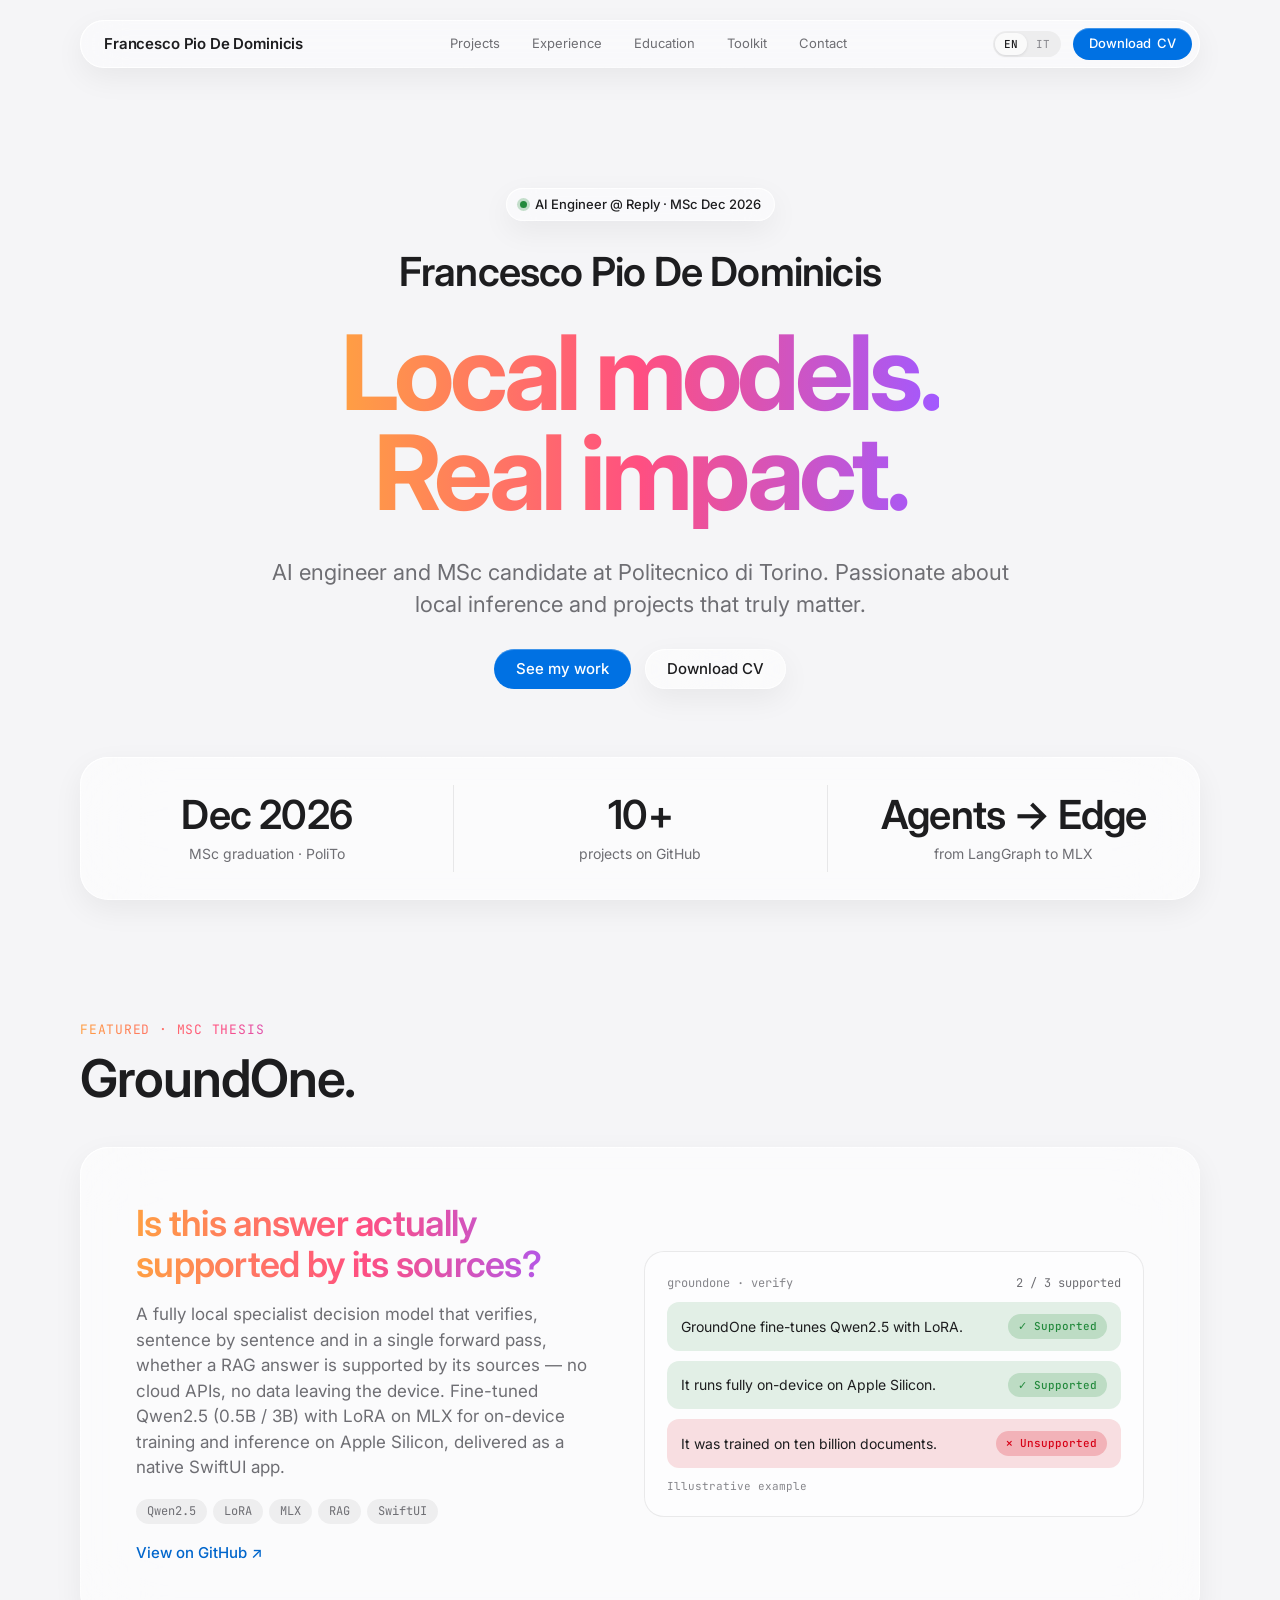
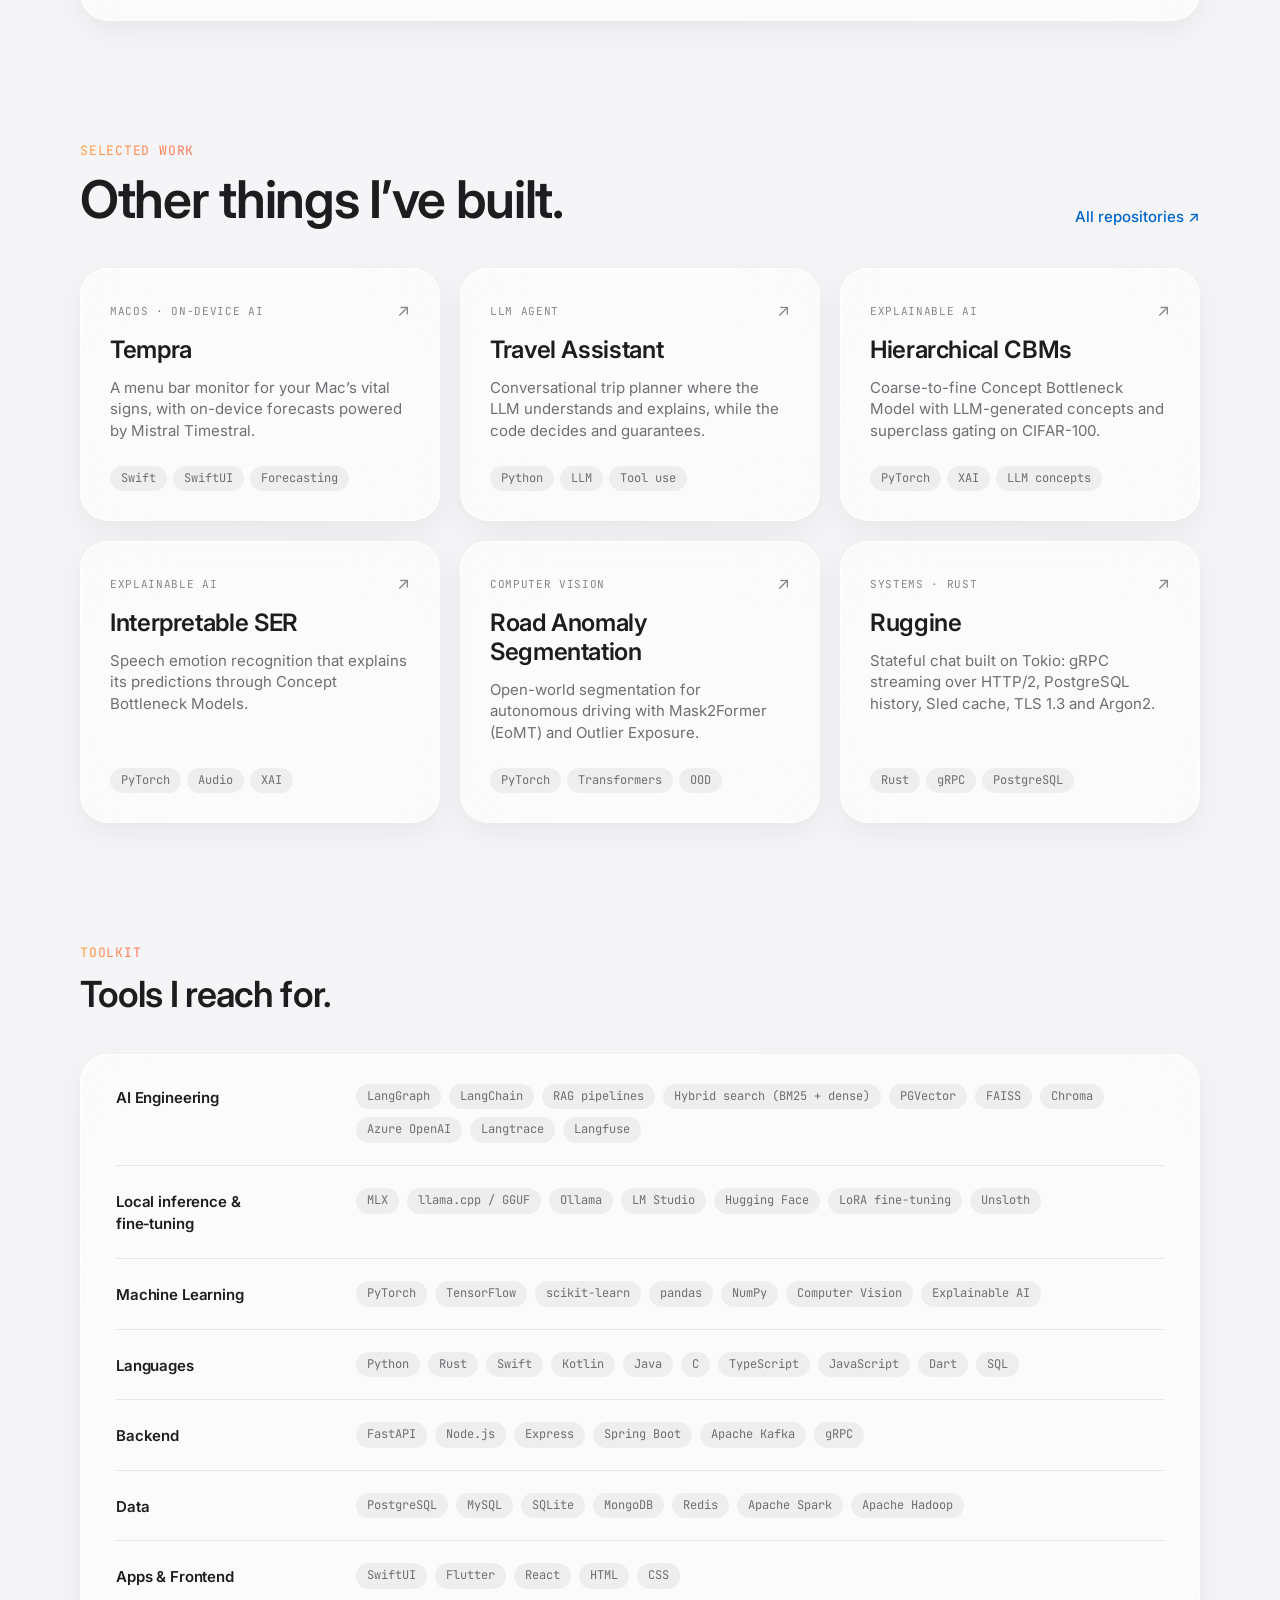
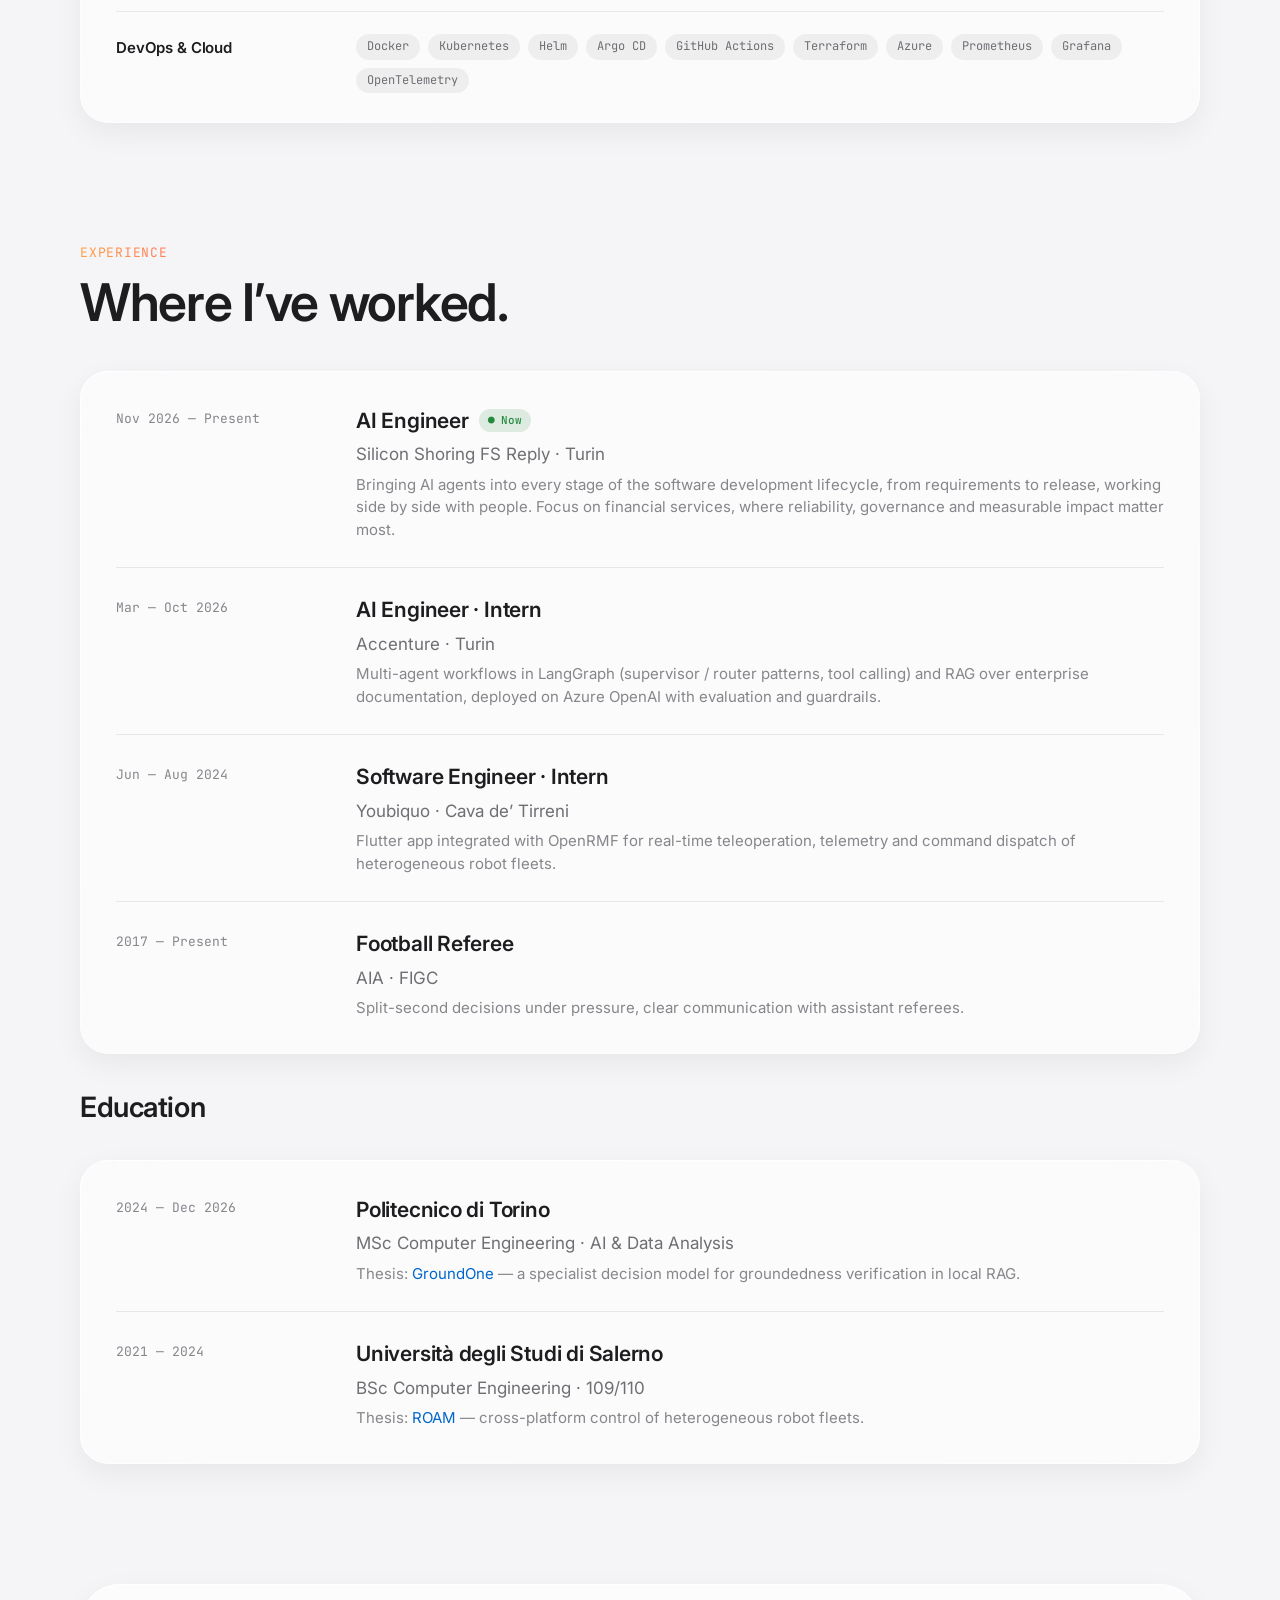
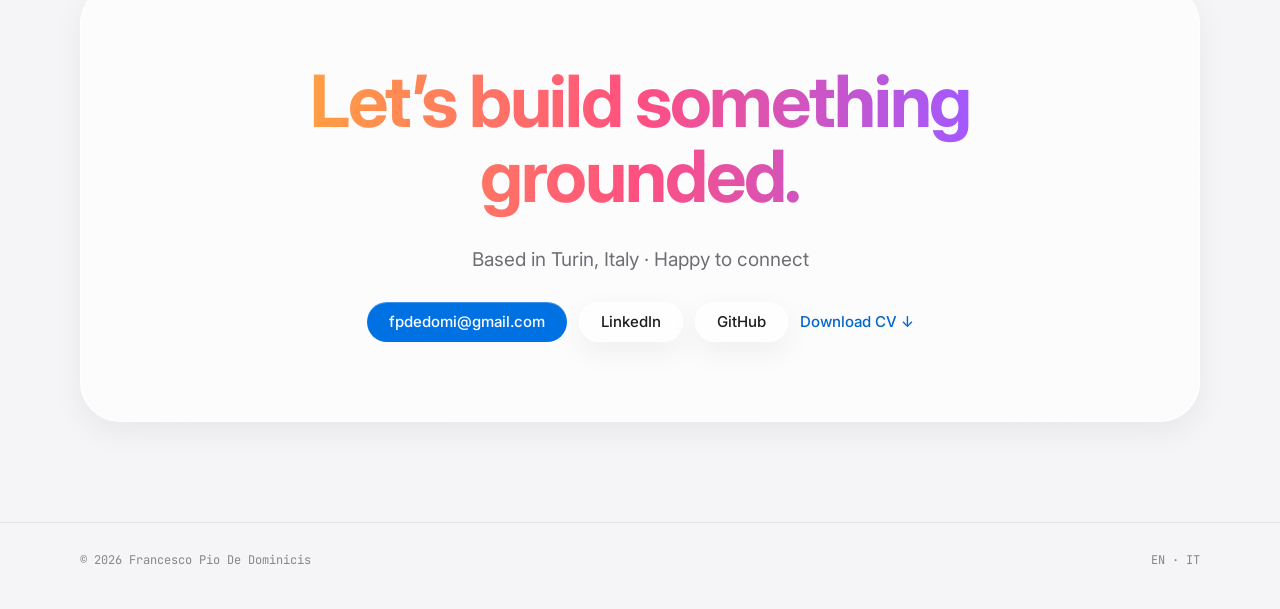
<file: index.html>
<!doctype html>
<html lang="en">
<head>
  <meta charset="utf-8">
  <meta name="viewport" content="width=device-width, initial-scale=1">
  <title>Francesco Pio De Dominicis — AI Engineer</title>
  <meta name="description" content="AI engineer and MSc candidate at Politecnico di Torino, passionate about local inference and meaningful projects.">
  <meta name="color-scheme" content="light dark">
  <meta name="theme-color" content="#f5f5f7" media="(prefers-color-scheme: light)">
  <meta name="theme-color" content="#000000" media="(prefers-color-scheme: dark)">
  <link rel="canonical" href="https://frankydedo.github.io/">
  <link rel="alternate" hreflang="en" href="https://frankydedo.github.io/">
  <link rel="alternate" hreflang="it" href="https://frankydedo.github.io/it/">
  <meta property="og:type" content="website">
  <meta property="og:title" content="Francesco Pio De Dominicis — AI Engineer">
  <meta property="og:description" content="AI engineer passionate about local inference and meaningful projects.">
  <meta property="og:url" content="https://frankydedo.github.io/">
  <link rel="icon" href="assets/favicon.svg" type="image/svg+xml">
  <link rel="preconnect" href="https://fonts.googleapis.com">
  <link rel="preconnect" href="https://fonts.gstatic.com" crossorigin>
  <link rel="stylesheet" href="https://fonts.googleapis.com/css2?family=Inter:wght@400;500;600;700&family=JetBrains+Mono:wght@400;500&display=swap">
  <link rel="stylesheet" href="assets/css/style.css">
</head>
<body>
  <a class="skip-link" href="#main">Skip to content</a>

  <div class="nav-wrap container">
    <nav class="nav glass glass--thin" aria-label="Main">
      <a class="nav__brand" href="#top"><span class="long">Francesco Pio De Dominicis</span><span class="short">F. P. De Dominicis</span></a>
      <div class="nav__links">
        <a href="#work">Projects</a>
        <a href="#experience">Experience</a>
        <a href="#education">Education</a>
        <a href="#toolkit">Toolkit</a>
        <a href="#contact">Contact</a>
      </div>
      <div class="nav__actions">
        <div class="lang" aria-label="Language">
          <a href="./" aria-current="true" hreflang="en" lang="en">EN</a>
          <a href="it/" hreflang="it" lang="it">IT</a>
        </div>
        <a class="btn btn--primary btn--small" href="assets/Francesco-Pio-De-Dominicis-CV.pdf" download><span class="long">Download </span>CV</a>
      </div>
    </nav>
  </div>

  <main id="main">
    <!-- Hero -->
    <header class="hero container" id="top">
      <p class="status glass glass--thin"><span class="status__dot" aria-hidden="true"></span>AI Engineer @ Reply · MSc Dec 2026</p>
      <p class="hero__name">Francesco Pio De Dominicis</p>
      <h1 class="hero__title gradient-text">Local models.<br>Real impact.</h1>
      <p class="hero__lead">AI engineer and MSc candidate at Politecnico di Torino. Passionate about local inference and projects that truly matter.</p>
      <div class="hero__cta">
        <a class="btn btn--primary" href="#work">See my work</a>
        <a class="btn btn--glass glass" href="assets/Francesco-Pio-De-Dominicis-CV.pdf" download>Download CV</a>
      </div>
      <div class="stats glass">
        <div class="stat"><span class="stat__value">Dec 2026</span><span class="stat__label">MSc graduation · PoliTo</span></div>
        <div class="stat"><span class="stat__value">10+</span><span class="stat__label">projects on GitHub</span></div>
        <div class="stat"><span class="stat__value">Agents → Edge</span><span class="stat__label">from LangGraph to MLX</span></div>
      </div>
    </header>

    <!-- Featured -->
    <section class="section container" id="work" aria-labelledby="featured-title">
      <div class="section-head">
        <div>
          <p class="eyebrow gradient-text">Featured · MSc Thesis</p>
          <h2 class="headline" id="featured-title">GroundOne.</h2>
        </div>
      </div>
      <article class="featured glass">
        <div class="featured__body">
          <h3 class="featured__title gradient-text">Is this answer actually supported by its sources?</h3>
          <p class="featured__text">A fully local specialist decision model that verifies, sentence by sentence and in a single forward pass, whether a RAG answer is supported by its sources — no cloud APIs, no data leaving the device. Fine-tuned Qwen2.5 (0.5B / 3B) with LoRA on MLX for on-device training and inference on Apple Silicon, delivered as a native SwiftUI app.</p>
          <ul class="tags" aria-label="Technologies">
            <li class="tag">Qwen2.5</li><li class="tag">LoRA</li><li class="tag">MLX</li><li class="tag">RAG</li><li class="tag">SwiftUI</li>
          </ul>
          <a class="link" href="https://github.com/frankydedo/GroundOne" target="_blank" rel="noopener">View on GitHub ↗</a>
        </div>
        <figure class="viz" aria-label="Example of sentence-level verification">
          <div class="viz__head"><span>groundone · verify</span><span>2 / 3 supported</span></div>
          <div class="claim claim--ok"><span>GroundOne fine-tunes Qwen2.5 with LoRA.</span><span class="claim__badge">✓ Supported</span></div>
          <div class="claim claim--ok"><span>It runs fully on-device on Apple Silicon.</span><span class="claim__badge">✓ Supported</span></div>
          <div class="claim claim--bad"><span>It was trained on ten billion documents.</span><span class="claim__badge">✕ Unsupported</span></div>
          <figcaption class="viz__note">Illustrative example</figcaption>
        </figure>
      </article>
    </section>

    <!-- Projects -->
    <section class="section container" aria-labelledby="projects-title">
      <div class="section-head">
        <div>
          <p class="eyebrow gradient-text">Selected work</p>
          <h2 class="headline" id="projects-title">Other things I’ve built.</h2>
        </div>
        <a class="link" href="https://github.com/frankydedo?tab=repositories" target="_blank" rel="noopener">All repositories ↗</a>
      </div>
      <div class="grid">
        <a class="card glass" href="https://github.com/frankydedo/Tempra" target="_blank" rel="noopener">
          <div class="card__top"><span class="card__kicker">macOS · On-device AI</span><span class="card__arrow" aria-hidden="true">↗</span></div>
          <h3 class="card__title">Tempra</h3>
          <p class="card__text">A menu bar monitor for your Mac’s vital signs, with on-device forecasts powered by Mistral Timestral.</p>
          <ul class="tags"><li class="tag">Swift</li><li class="tag">SwiftUI</li><li class="tag">Forecasting</li></ul>
        </a>
        <a class="card glass" href="https://github.com/frankydedo/travel-assistant" target="_blank" rel="noopener">
          <div class="card__top"><span class="card__kicker">LLM Agent</span><span class="card__arrow" aria-hidden="true">↗</span></div>
          <h3 class="card__title">Travel Assistant</h3>
          <p class="card__text">Conversational trip planner where the LLM understands and explains, while the code decides and guarantees.</p>
          <ul class="tags"><li class="tag">Python</li><li class="tag">LLM</li><li class="tag">Tool use</li></ul>
        </a>
        <a class="card glass" href="https://github.com/frankydedo/Hierarchical-Coarse-to-Fine-Concept-Bottleneck-Models" target="_blank" rel="noopener">
          <div class="card__top"><span class="card__kicker">Explainable AI</span><span class="card__arrow" aria-hidden="true">↗</span></div>
          <h3 class="card__title">Hierarchical CBMs</h3>
          <p class="card__text">Coarse-to-fine Concept Bottleneck Model with LLM-generated concepts and superclass gating on CIFAR-100.</p>
          <ul class="tags"><li class="tag">PyTorch</li><li class="tag">XAI</li><li class="tag">LLM concepts</li></ul>
        </a>
        <a class="card glass" href="https://github.com/frankydedo/Inherently-Interpretable-SER" target="_blank" rel="noopener">
          <div class="card__top"><span class="card__kicker">Explainable AI</span><span class="card__arrow" aria-hidden="true">↗</span></div>
          <h3 class="card__title">Interpretable SER</h3>
          <p class="card__text">Speech emotion recognition that explains its predictions through Concept Bottleneck Models.</p>
          <ul class="tags"><li class="tag">PyTorch</li><li class="tag">Audio</li><li class="tag">XAI</li></ul>
        </a>
        <a class="card glass" href="https://github.com/frankydedo/MaskArchitectureAnomaly_CourseProject" target="_blank" rel="noopener">
          <div class="card__top"><span class="card__kicker">Computer Vision</span><span class="card__arrow" aria-hidden="true">↗</span></div>
          <h3 class="card__title">Road Anomaly Segmentation</h3>
          <p class="card__text">Open-world segmentation for autonomous driving with Mask2Former (EoMT) and Outlier Exposure.</p>
          <ul class="tags"><li class="tag">PyTorch</li><li class="tag">Transformers</li><li class="tag">OOD</li></ul>
        </a>
        <a class="card glass" href="https://github.com/frankydedo/Ruggine" target="_blank" rel="noopener">
          <div class="card__top"><span class="card__kicker">Systems · Rust</span><span class="card__arrow" aria-hidden="true">↗</span></div>
          <h3 class="card__title">Ruggine</h3>
          <p class="card__text">Stateful chat built on Tokio: gRPC streaming over HTTP/2, PostgreSQL history, Sled cache, TLS 1.3 and Argon2.</p>
          <ul class="tags"><li class="tag">Rust</li><li class="tag">gRPC</li><li class="tag">PostgreSQL</li></ul>
        </a>
      </div>
    </section>

    <!-- Toolkit -->
    <section class="section container toolkit" id="toolkit" aria-labelledby="toolkit-title">
      <div class="section-head">
        <div>
          <p class="eyebrow gradient-text">Toolkit</p>
          <h2 class="headline headline--sm" id="toolkit-title">Tools I reach for.</h2>
        </div>
      </div>
      <dl class="stack glass">
        <div class="stack__row">
          <dt class="stack__label">AI Engineering</dt>
          <dd><ul class="tags"><li class="tag">LangGraph</li><li class="tag">LangChain</li><li class="tag">RAG pipelines</li><li class="tag">Hybrid search (BM25 + dense)</li><li class="tag">PGVector</li><li class="tag">FAISS</li><li class="tag">Chroma</li><li class="tag">Azure OpenAI</li><li class="tag">Langtrace</li><li class="tag">Langfuse</li></ul></dd>
        </div>
        <div class="stack__row">
          <dt class="stack__label">Local inference &amp; fine&#8209;tuning</dt>
          <dd><ul class="tags"><li class="tag">MLX</li><li class="tag">llama.cpp / GGUF</li><li class="tag">Ollama</li><li class="tag">LM Studio</li><li class="tag">Hugging Face</li><li class="tag">LoRA fine-tuning</li><li class="tag">Unsloth</li></ul></dd>
        </div>
        <div class="stack__row">
          <dt class="stack__label">Machine Learning</dt>
          <dd><ul class="tags"><li class="tag">PyTorch</li><li class="tag">TensorFlow</li><li class="tag">scikit-learn</li><li class="tag">pandas</li><li class="tag">NumPy</li><li class="tag">Computer Vision</li><li class="tag">Explainable AI</li></ul></dd>
        </div>
        <div class="stack__row">
          <dt class="stack__label">Languages</dt>
          <dd><ul class="tags"><li class="tag">Python</li><li class="tag">Rust</li><li class="tag">Swift</li><li class="tag">Kotlin</li><li class="tag">Java</li><li class="tag">C</li><li class="tag">TypeScript</li><li class="tag">JavaScript</li><li class="tag">Dart</li><li class="tag">SQL</li></ul></dd>
        </div>
        <div class="stack__row">
          <dt class="stack__label">Backend</dt>
          <dd><ul class="tags"><li class="tag">FastAPI</li><li class="tag">Node.js</li><li class="tag">Express</li><li class="tag">Spring Boot</li><li class="tag">Apache Kafka</li><li class="tag">gRPC</li></ul></dd>
        </div>
        <div class="stack__row">
          <dt class="stack__label">Data</dt>
          <dd><ul class="tags"><li class="tag">PostgreSQL</li><li class="tag">MySQL</li><li class="tag">SQLite</li><li class="tag">MongoDB</li><li class="tag">Redis</li><li class="tag">Apache Spark</li><li class="tag">Apache Hadoop</li></ul></dd>
        </div>
        <div class="stack__row">
          <dt class="stack__label">Apps &amp; Frontend</dt>
          <dd><ul class="tags"><li class="tag">SwiftUI</li><li class="tag">Flutter</li><li class="tag">React</li><li class="tag">HTML</li><li class="tag">CSS</li></ul></dd>
        </div>
        <div class="stack__row">
          <dt class="stack__label">DevOps &amp; Cloud</dt>
          <dd><ul class="tags"><li class="tag">Docker</li><li class="tag">Kubernetes</li><li class="tag">Helm</li><li class="tag">Argo CD</li><li class="tag">GitHub Actions</li><li class="tag">Terraform</li><li class="tag">Azure</li><li class="tag">Prometheus</li><li class="tag">Grafana</li><li class="tag">OpenTelemetry</li></ul></dd>
        </div>
      </dl>
    </section>

    <!-- Experience -->
    <section class="section container" id="experience" aria-labelledby="experience-title">
      <div class="section-head">
        <div>
          <p class="eyebrow gradient-text">Experience</p>
          <h2 class="headline" id="experience-title">Where I’ve worked.</h2>
        </div>
      </div>
      <ol class="timeline glass">
        <li class="entry">
          <span class="entry__period">Nov 2026 — Present</span>
          <div>
            <h3 class="entry__role">AI Engineer <span class="now">● Now</span></h3>
            <p class="entry__org">Silicon Shoring FS Reply · Turin</p>
            <p class="entry__text">Bringing AI agents into every stage of the software development lifecycle, from requirements to release, working side by side with people. Focus on financial services, where reliability, governance and measurable impact matter most.</p>
          </div>
        </li>
        <li class="entry">
          <span class="entry__period">Mar — Oct 2026</span>
          <div>
            <h3 class="entry__role">AI Engineer · Intern</h3>
            <p class="entry__org">Accenture · Turin</p>
            <p class="entry__text">Multi-agent workflows in LangGraph (supervisor / router patterns, tool calling) and RAG over enterprise documentation, deployed on Azure OpenAI with evaluation and guardrails.</p>
          </div>
        </li>
        <li class="entry">
          <span class="entry__period">Jun — Aug 2024</span>
          <div>
            <h3 class="entry__role">Software Engineer · Intern</h3>
            <p class="entry__org">Youbiquo · Cava de’ Tirreni</p>
            <p class="entry__text">Flutter app integrated with OpenRMF for real-time teleoperation, telemetry and command dispatch of heterogeneous robot fleets.</p>
          </div>
        </li>
        <li class="entry">
          <span class="entry__period">2017 — Present</span>
          <div>
            <h3 class="entry__role">Football Referee</h3>
            <p class="entry__org">AIA · FIGC</p>
            <p class="entry__text">Split-second decisions under pressure, clear communication with assistant referees.</p>
          </div>
        </li>
      </ol>

      <h3 class="subhead" id="education">Education</h3>
      <ol class="timeline glass">
        <li class="entry">
          <span class="entry__period">2024 — Dec 2026</span>
          <div>
            <h3 class="entry__role">Politecnico di Torino</h3>
            <p class="entry__org">MSc Computer Engineering · AI &amp; Data Analysis</p>
            <p class="entry__text">Thesis: <a href="https://github.com/frankydedo/GroundOne" target="_blank" rel="noopener">GroundOne</a> — a specialist decision model for groundedness verification in local RAG.</p>
          </div>
        </li>
        <li class="entry">
          <span class="entry__period">2021 — 2024</span>
          <div>
            <h3 class="entry__role">Università degli Studi di Salerno</h3>
            <p class="entry__org">BSc Computer Engineering · 109/110</p>
            <p class="entry__text">Thesis: <a href="https://github.com/frankydedo/ROAM" target="_blank" rel="noopener">ROAM</a> — cross-platform control of heterogeneous robot fleets.</p>
          </div>
        </li>
      </ol>
    </section>

    <!-- Contact -->
    <section class="section container" id="contact" aria-labelledby="contact-title">
      <div class="cta glass glass--thick">
        <h2 class="cta__title gradient-text" id="contact-title">Let’s build something<br>grounded.</h2>
        <p class="cta__lead">Based in Turin, Italy · Happy to connect</p>
        <div class="cta__actions">
          <a class="btn btn--primary" href="mailto:fpdedomi@gmail.com">fpdedomi@gmail.com</a>
          <a class="btn btn--glass glass" href="https://www.linkedin.com/in/francesco-pio-de-dominicis/" target="_blank" rel="noopener">LinkedIn</a>
          <a class="btn btn--glass glass" href="https://github.com/frankydedo" target="_blank" rel="noopener">GitHub</a>
          <a class="link" href="assets/Francesco-Pio-De-Dominicis-CV.pdf" download>Download CV ↓</a>
        </div>
      </div>
    </section>
  </main>

  <footer class="footer">
    <div class="footer__inner container">
      <span>© 2026 Francesco Pio De Dominicis</span>
      <span><a href="./" aria-current="true">EN</a> · <a href="it/">IT</a></span>
    </div>
  </footer>
</body>
</html>
</file>
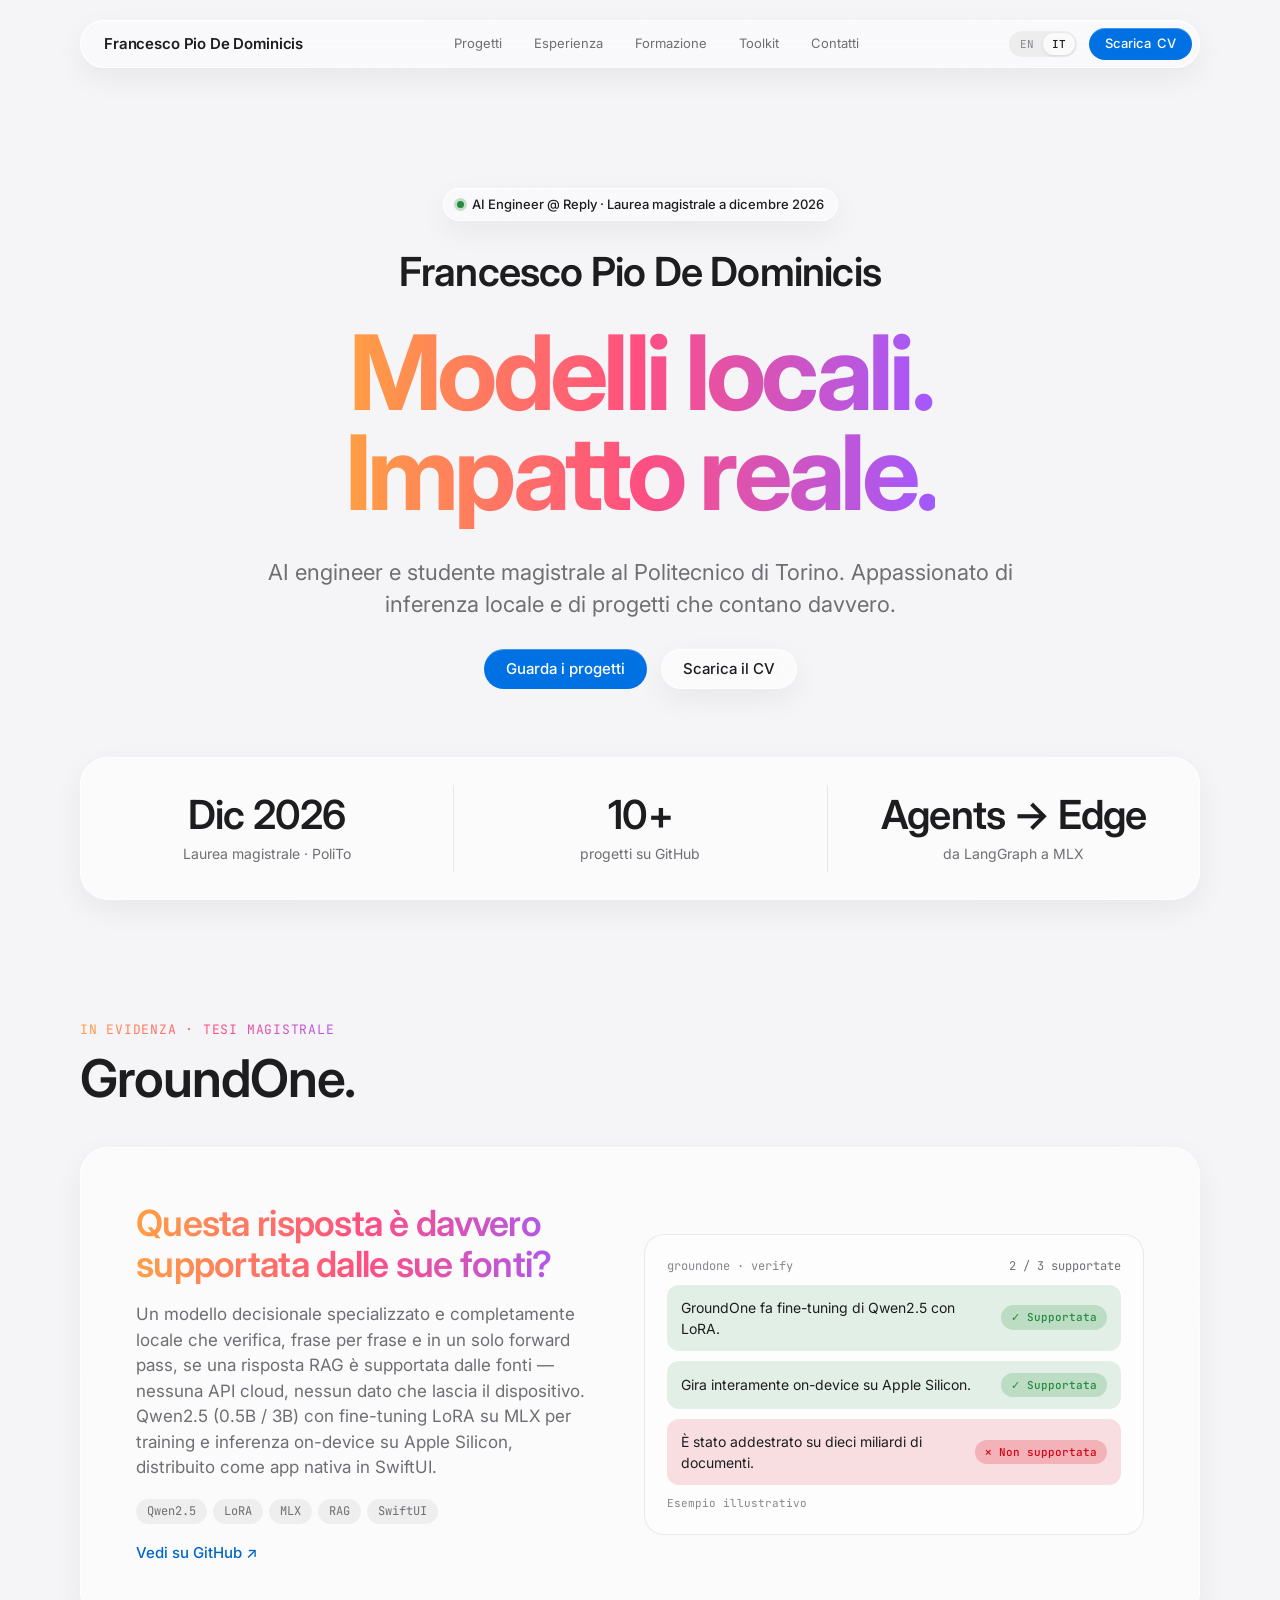
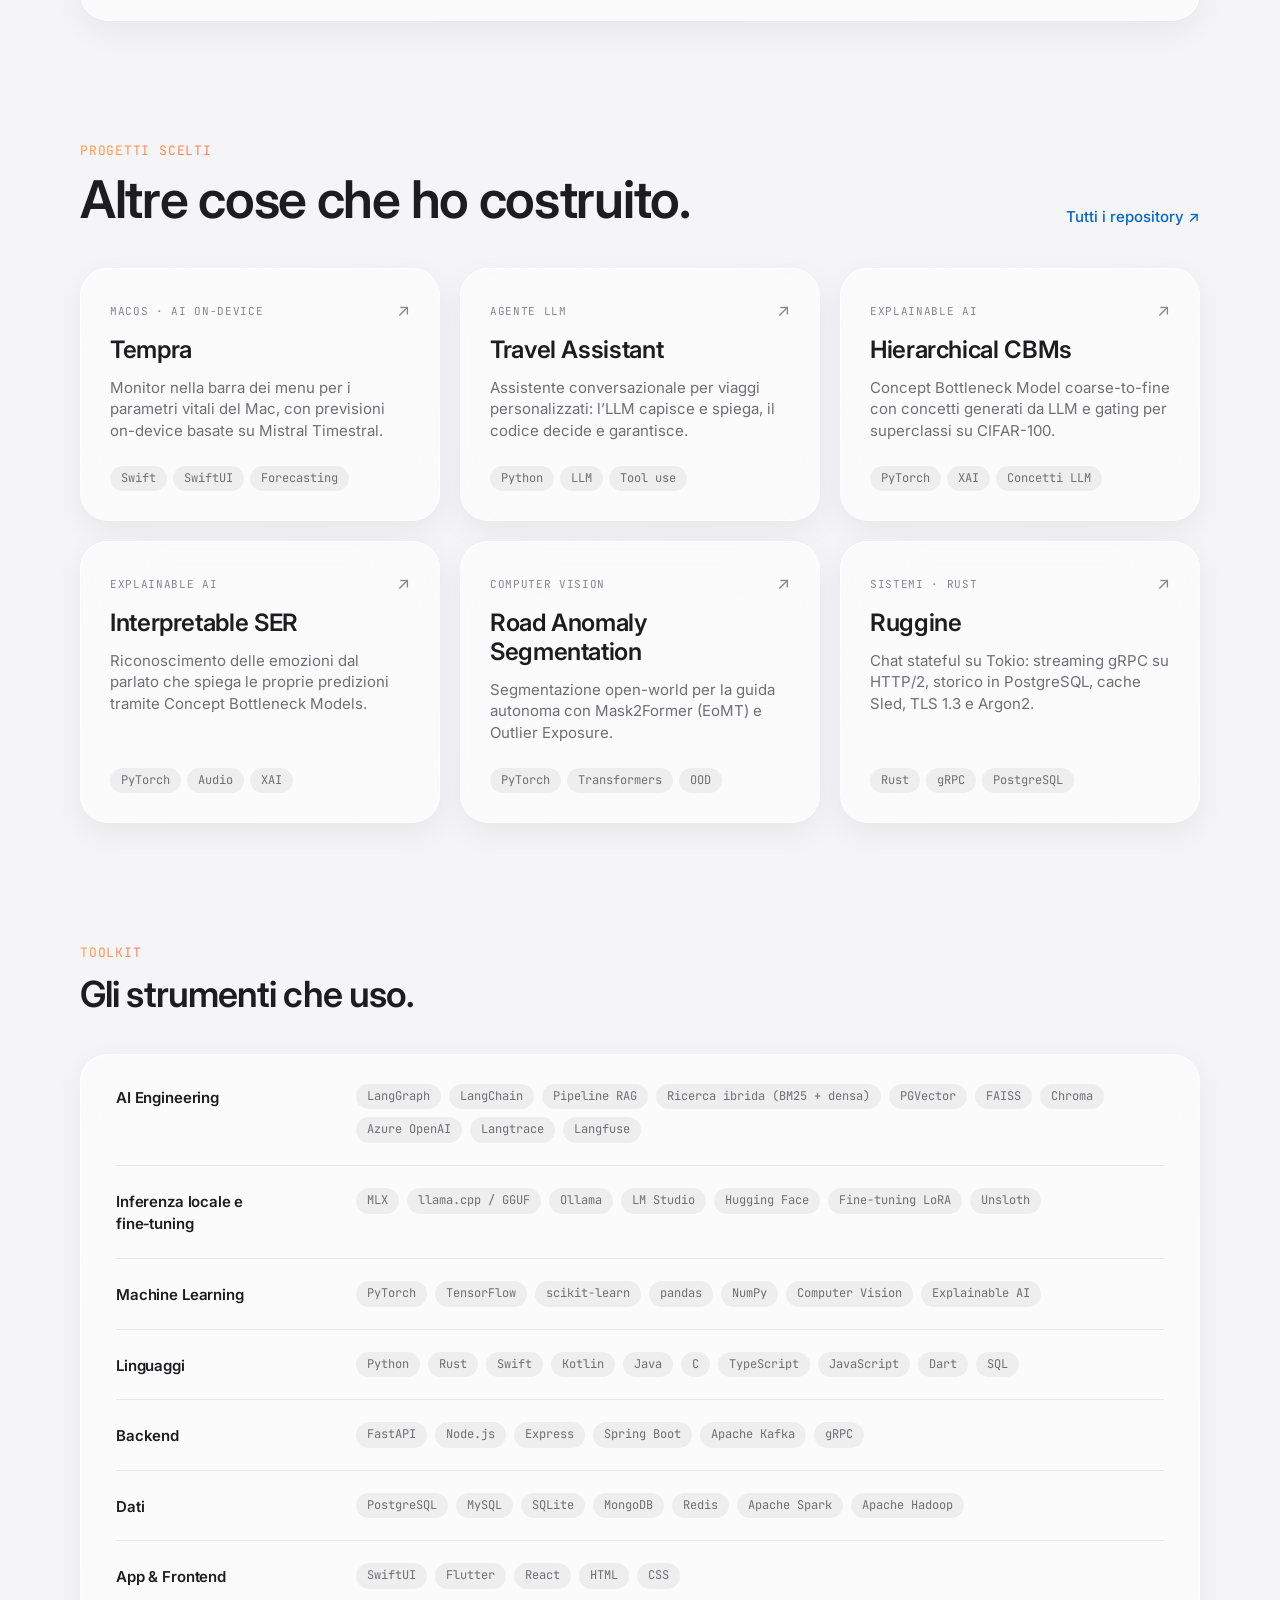
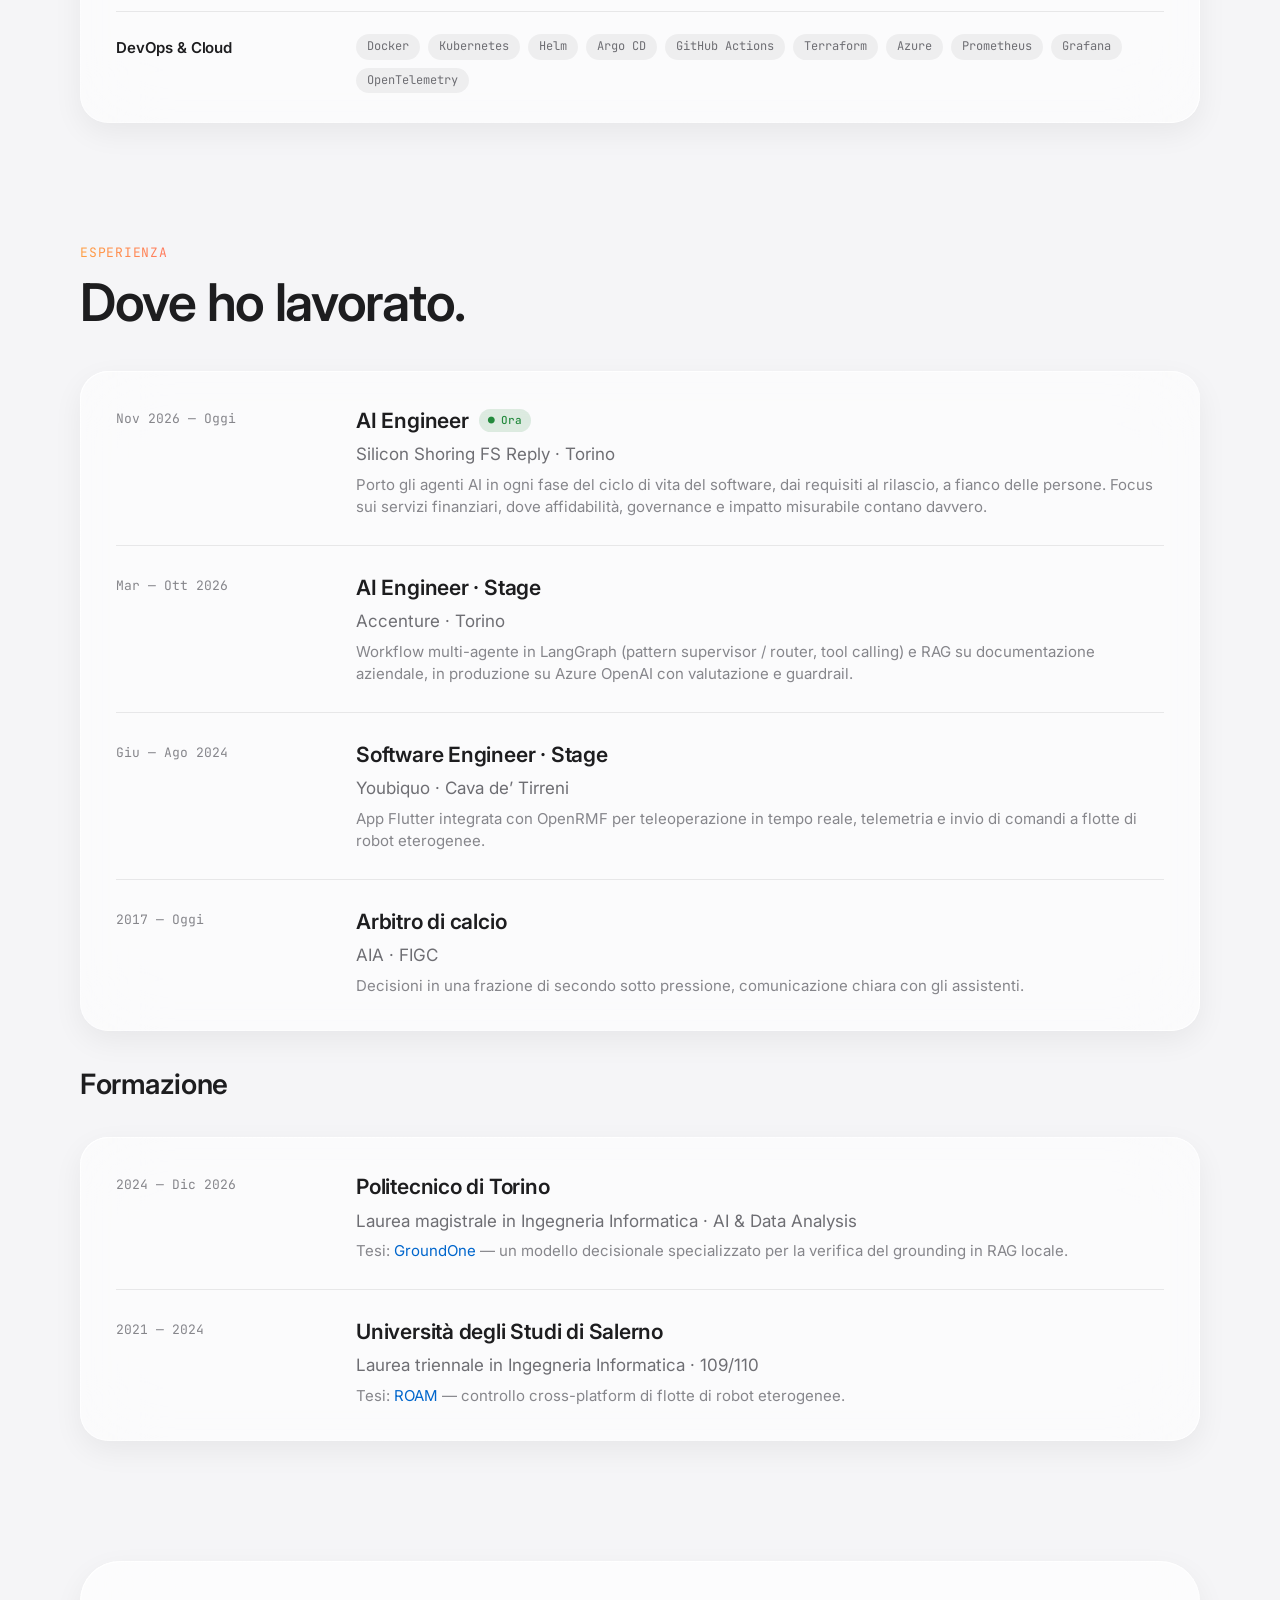
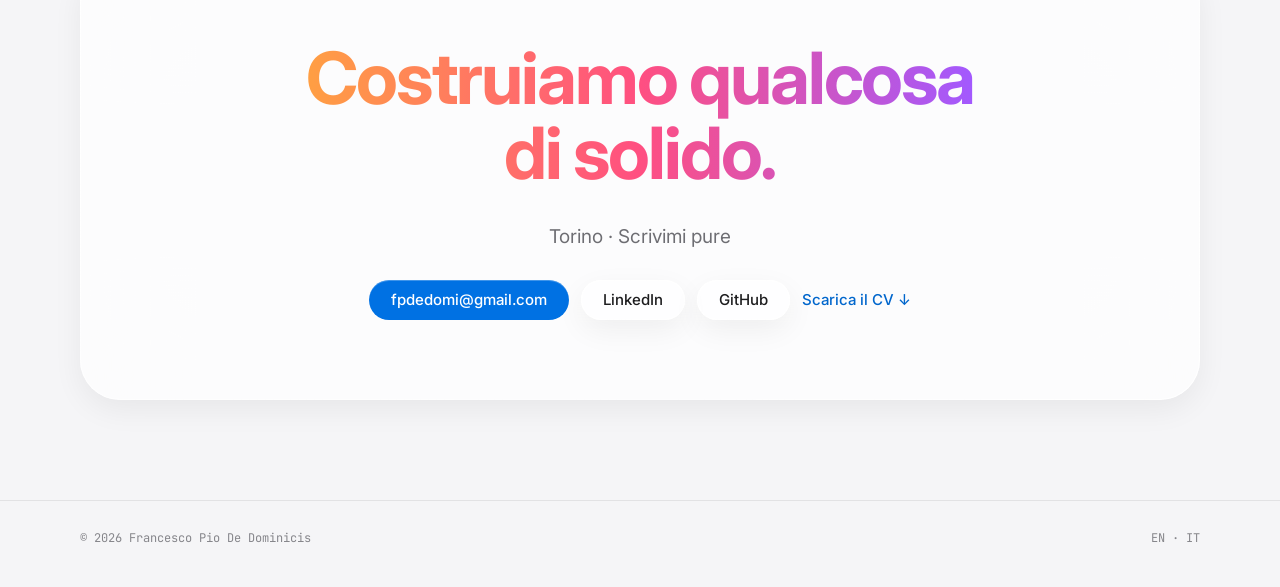
<file: it/index.html>
<!doctype html>
<html lang="it">
<head>
  <meta charset="utf-8">
  <meta name="viewport" content="width=device-width, initial-scale=1">
  <title>Francesco Pio De Dominicis — AI Engineer</title>
  <meta name="description" content="AI engineer e studente magistrale al Politecnico di Torino, appassionato di inferenza locale e di progetti che contano davvero.">
  <meta name="color-scheme" content="light dark">
  <meta name="theme-color" content="#f5f5f7" media="(prefers-color-scheme: light)">
  <meta name="theme-color" content="#000000" media="(prefers-color-scheme: dark)">
  <link rel="canonical" href="https://frankydedo.github.io/it/">
  <link rel="alternate" hreflang="en" href="https://frankydedo.github.io/">
  <link rel="alternate" hreflang="it" href="https://frankydedo.github.io/it/">
  <meta property="og:type" content="website">
  <meta property="og:title" content="Francesco Pio De Dominicis — AI Engineer">
  <meta property="og:description" content="AI engineer appassionato di inferenza locale e di progetti che contano davvero.">
  <meta property="og:url" content="https://frankydedo.github.io/it/">
  <link rel="icon" href="../assets/favicon.svg" type="image/svg+xml">
  <link rel="preconnect" href="https://fonts.googleapis.com">
  <link rel="preconnect" href="https://fonts.gstatic.com" crossorigin>
  <link rel="stylesheet" href="https://fonts.googleapis.com/css2?family=Inter:wght@400;500;600;700&family=JetBrains+Mono:wght@400;500&display=swap">
  <link rel="stylesheet" href="../assets/css/style.css">
</head>
<body>
  <a class="skip-link" href="#main">Vai al contenuto</a>

  <div class="nav-wrap container">
    <nav class="nav glass glass--thin" aria-label="Principale">
      <a class="nav__brand" href="#top"><span class="long">Francesco Pio De Dominicis</span><span class="short">F. P. De Dominicis</span></a>
      <div class="nav__links">
        <a href="#work">Progetti</a>
        <a href="#experience">Esperienza</a>
        <a href="#education">Formazione</a>
        <a href="#toolkit">Toolkit</a>
        <a href="#contact">Contatti</a>
      </div>
      <div class="nav__actions">
        <div class="lang" aria-label="Lingua">
          <a href="../" hreflang="en" lang="en">EN</a>
          <a href="./" aria-current="true" hreflang="it" lang="it">IT</a>
        </div>
        <a class="btn btn--primary btn--small" href="../assets/Francesco-Pio-De-Dominicis-CV.pdf" download><span class="long">Scarica </span>CV</a>
      </div>
    </nav>
  </div>

  <main id="main">
    <!-- Hero -->
    <header class="hero container" id="top">
      <p class="status glass glass--thin"><span class="status__dot" aria-hidden="true"></span>AI Engineer @ Reply · Laurea magistrale a dicembre 2026</p>
      <p class="hero__name">Francesco Pio De Dominicis</p>
      <h1 class="hero__title gradient-text">Modelli locali.<br>Impatto reale.</h1>
      <p class="hero__lead">AI engineer e studente magistrale al Politecnico di Torino. Appassionato di inferenza locale e di progetti che contano davvero.</p>
      <div class="hero__cta">
        <a class="btn btn--primary" href="#work">Guarda i progetti</a>
        <a class="btn btn--glass glass" href="../assets/Francesco-Pio-De-Dominicis-CV.pdf" download>Scarica il CV</a>
      </div>
      <div class="stats glass">
        <div class="stat"><span class="stat__value">Dic 2026</span><span class="stat__label">Laurea magistrale · PoliTo</span></div>
        <div class="stat"><span class="stat__value">10+</span><span class="stat__label">progetti su GitHub</span></div>
        <div class="stat"><span class="stat__value">Agents → Edge</span><span class="stat__label">da LangGraph a MLX</span></div>
      </div>
    </header>

    <!-- In evidenza -->
    <section class="section container" id="work" aria-labelledby="featured-title">
      <div class="section-head">
        <div>
          <p class="eyebrow gradient-text">In evidenza · Tesi magistrale</p>
          <h2 class="headline" id="featured-title">GroundOne.</h2>
        </div>
      </div>
      <article class="featured glass">
        <div class="featured__body">
          <h3 class="featured__title gradient-text">Questa risposta è davvero supportata dalle sue fonti?</h3>
          <p class="featured__text">Un modello decisionale specializzato e completamente locale che verifica, frase per frase e in un solo forward pass, se una risposta RAG è supportata dalle fonti — nessuna API cloud, nessun dato che lascia il dispositivo. Qwen2.5 (0.5B / 3B) con fine-tuning LoRA su MLX per training e inferenza on-device su Apple Silicon, distribuito come app nativa in SwiftUI.</p>
          <ul class="tags" aria-label="Tecnologie">
            <li class="tag">Qwen2.5</li><li class="tag">LoRA</li><li class="tag">MLX</li><li class="tag">RAG</li><li class="tag">SwiftUI</li>
          </ul>
          <a class="link" href="https://github.com/frankydedo/GroundOne" target="_blank" rel="noopener">Vedi su GitHub ↗</a>
        </div>
        <figure class="viz" aria-label="Esempio di verifica frase per frase">
          <div class="viz__head"><span>groundone · verify</span><span>2 / 3 supportate</span></div>
          <div class="claim claim--ok"><span>GroundOne fa fine-tuning di Qwen2.5 con LoRA.</span><span class="claim__badge">✓ Supportata</span></div>
          <div class="claim claim--ok"><span>Gira interamente on-device su Apple Silicon.</span><span class="claim__badge">✓ Supportata</span></div>
          <div class="claim claim--bad"><span>È stato addestrato su dieci miliardi di documenti.</span><span class="claim__badge">✕ Non supportata</span></div>
          <figcaption class="viz__note">Esempio illustrativo</figcaption>
        </figure>
      </article>
    </section>

    <!-- Progetti -->
    <section class="section container" aria-labelledby="projects-title">
      <div class="section-head">
        <div>
          <p class="eyebrow gradient-text">Progetti scelti</p>
          <h2 class="headline" id="projects-title">Altre cose che ho costruito.</h2>
        </div>
        <a class="link" href="https://github.com/frankydedo?tab=repositories" target="_blank" rel="noopener">Tutti i repository ↗</a>
      </div>
      <div class="grid">
        <a class="card glass" href="https://github.com/frankydedo/Tempra" target="_blank" rel="noopener">
          <div class="card__top"><span class="card__kicker">macOS · AI on-device</span><span class="card__arrow" aria-hidden="true">↗</span></div>
          <h3 class="card__title">Tempra</h3>
          <p class="card__text">Monitor nella barra dei menu per i parametri vitali del Mac, con previsioni on-device basate su Mistral Timestral.</p>
          <ul class="tags"><li class="tag">Swift</li><li class="tag">SwiftUI</li><li class="tag">Forecasting</li></ul>
        </a>
        <a class="card glass" href="https://github.com/frankydedo/travel-assistant" target="_blank" rel="noopener">
          <div class="card__top"><span class="card__kicker">Agente LLM</span><span class="card__arrow" aria-hidden="true">↗</span></div>
          <h3 class="card__title">Travel Assistant</h3>
          <p class="card__text">Assistente conversazionale per viaggi personalizzati: l’LLM capisce e spiega, il codice decide e garantisce.</p>
          <ul class="tags"><li class="tag">Python</li><li class="tag">LLM</li><li class="tag">Tool use</li></ul>
        </a>
        <a class="card glass" href="https://github.com/frankydedo/Hierarchical-Coarse-to-Fine-Concept-Bottleneck-Models" target="_blank" rel="noopener">
          <div class="card__top"><span class="card__kicker">Explainable AI</span><span class="card__arrow" aria-hidden="true">↗</span></div>
          <h3 class="card__title">Hierarchical CBMs</h3>
          <p class="card__text">Concept Bottleneck Model coarse-to-fine con concetti generati da LLM e gating per superclassi su CIFAR-100.</p>
          <ul class="tags"><li class="tag">PyTorch</li><li class="tag">XAI</li><li class="tag">Concetti LLM</li></ul>
        </a>
        <a class="card glass" href="https://github.com/frankydedo/Inherently-Interpretable-SER" target="_blank" rel="noopener">
          <div class="card__top"><span class="card__kicker">Explainable AI</span><span class="card__arrow" aria-hidden="true">↗</span></div>
          <h3 class="card__title">Interpretable SER</h3>
          <p class="card__text">Riconoscimento delle emozioni dal parlato che spiega le proprie predizioni tramite Concept Bottleneck Models.</p>
          <ul class="tags"><li class="tag">PyTorch</li><li class="tag">Audio</li><li class="tag">XAI</li></ul>
        </a>
        <a class="card glass" href="https://github.com/frankydedo/MaskArchitectureAnomaly_CourseProject" target="_blank" rel="noopener">
          <div class="card__top"><span class="card__kicker">Computer Vision</span><span class="card__arrow" aria-hidden="true">↗</span></div>
          <h3 class="card__title">Road Anomaly Segmentation</h3>
          <p class="card__text">Segmentazione open-world per la guida autonoma con Mask2Former (EoMT) e Outlier Exposure.</p>
          <ul class="tags"><li class="tag">PyTorch</li><li class="tag">Transformers</li><li class="tag">OOD</li></ul>
        </a>
        <a class="card glass" href="https://github.com/frankydedo/Ruggine" target="_blank" rel="noopener">
          <div class="card__top"><span class="card__kicker">Sistemi · Rust</span><span class="card__arrow" aria-hidden="true">↗</span></div>
          <h3 class="card__title">Ruggine</h3>
          <p class="card__text">Chat stateful su Tokio: streaming gRPC su HTTP/2, storico in PostgreSQL, cache Sled, TLS 1.3 e Argon2.</p>
          <ul class="tags"><li class="tag">Rust</li><li class="tag">gRPC</li><li class="tag">PostgreSQL</li></ul>
        </a>
      </div>
    </section>

    <!-- Toolkit -->
    <section class="section container toolkit" id="toolkit" aria-labelledby="toolkit-title">
      <div class="section-head">
        <div>
          <p class="eyebrow gradient-text">Toolkit</p>
          <h2 class="headline headline--sm" id="toolkit-title">Gli strumenti che uso.</h2>
        </div>
      </div>
      <dl class="stack glass">
        <div class="stack__row">
          <dt class="stack__label">AI Engineering</dt>
          <dd><ul class="tags"><li class="tag">LangGraph</li><li class="tag">LangChain</li><li class="tag">Pipeline RAG</li><li class="tag">Ricerca ibrida (BM25 + densa)</li><li class="tag">PGVector</li><li class="tag">FAISS</li><li class="tag">Chroma</li><li class="tag">Azure OpenAI</li><li class="tag">Langtrace</li><li class="tag">Langfuse</li></ul></dd>
        </div>
        <div class="stack__row">
          <dt class="stack__label">Inferenza locale e fine&#8209;tuning</dt>
          <dd><ul class="tags"><li class="tag">MLX</li><li class="tag">llama.cpp / GGUF</li><li class="tag">Ollama</li><li class="tag">LM Studio</li><li class="tag">Hugging Face</li><li class="tag">Fine-tuning LoRA</li><li class="tag">Unsloth</li></ul></dd>
        </div>
        <div class="stack__row">
          <dt class="stack__label">Machine Learning</dt>
          <dd><ul class="tags"><li class="tag">PyTorch</li><li class="tag">TensorFlow</li><li class="tag">scikit-learn</li><li class="tag">pandas</li><li class="tag">NumPy</li><li class="tag">Computer Vision</li><li class="tag">Explainable AI</li></ul></dd>
        </div>
        <div class="stack__row">
          <dt class="stack__label">Linguaggi</dt>
          <dd><ul class="tags"><li class="tag">Python</li><li class="tag">Rust</li><li class="tag">Swift</li><li class="tag">Kotlin</li><li class="tag">Java</li><li class="tag">C</li><li class="tag">TypeScript</li><li class="tag">JavaScript</li><li class="tag">Dart</li><li class="tag">SQL</li></ul></dd>
        </div>
        <div class="stack__row">
          <dt class="stack__label">Backend</dt>
          <dd><ul class="tags"><li class="tag">FastAPI</li><li class="tag">Node.js</li><li class="tag">Express</li><li class="tag">Spring Boot</li><li class="tag">Apache Kafka</li><li class="tag">gRPC</li></ul></dd>
        </div>
        <div class="stack__row">
          <dt class="stack__label">Dati</dt>
          <dd><ul class="tags"><li class="tag">PostgreSQL</li><li class="tag">MySQL</li><li class="tag">SQLite</li><li class="tag">MongoDB</li><li class="tag">Redis</li><li class="tag">Apache Spark</li><li class="tag">Apache Hadoop</li></ul></dd>
        </div>
        <div class="stack__row">
          <dt class="stack__label">App &amp; Frontend</dt>
          <dd><ul class="tags"><li class="tag">SwiftUI</li><li class="tag">Flutter</li><li class="tag">React</li><li class="tag">HTML</li><li class="tag">CSS</li></ul></dd>
        </div>
        <div class="stack__row">
          <dt class="stack__label">DevOps &amp; Cloud</dt>
          <dd><ul class="tags"><li class="tag">Docker</li><li class="tag">Kubernetes</li><li class="tag">Helm</li><li class="tag">Argo CD</li><li class="tag">GitHub Actions</li><li class="tag">Terraform</li><li class="tag">Azure</li><li class="tag">Prometheus</li><li class="tag">Grafana</li><li class="tag">OpenTelemetry</li></ul></dd>
        </div>
      </dl>
    </section>

    <!-- Esperienza -->
    <section class="section container" id="experience" aria-labelledby="experience-title">
      <div class="section-head">
        <div>
          <p class="eyebrow gradient-text">Esperienza</p>
          <h2 class="headline" id="experience-title">Dove ho lavorato.</h2>
        </div>
      </div>
      <ol class="timeline glass">
        <li class="entry">
          <span class="entry__period">Nov 2026 — Oggi</span>
          <div>
            <h3 class="entry__role">AI Engineer <span class="now">● Ora</span></h3>
            <p class="entry__org">Silicon Shoring FS Reply · Torino</p>
            <p class="entry__text">Porto gli agenti AI in ogni fase del ciclo di vita del software, dai requisiti al rilascio, a fianco delle persone. Focus sui servizi finanziari, dove affidabilità, governance e impatto misurabile contano davvero.</p>
          </div>
        </li>
        <li class="entry">
          <span class="entry__period">Mar — Ott 2026</span>
          <div>
            <h3 class="entry__role">AI Engineer · Stage</h3>
            <p class="entry__org">Accenture · Torino</p>
            <p class="entry__text">Workflow multi-agente in LangGraph (pattern supervisor / router, tool calling) e RAG su documentazione aziendale, in produzione su Azure OpenAI con valutazione e guardrail.</p>
          </div>
        </li>
        <li class="entry">
          <span class="entry__period">Giu — Ago 2024</span>
          <div>
            <h3 class="entry__role">Software Engineer · Stage</h3>
            <p class="entry__org">Youbiquo · Cava de’ Tirreni</p>
            <p class="entry__text">App Flutter integrata con OpenRMF per teleoperazione in tempo reale, telemetria e invio di comandi a flotte di robot eterogenee.</p>
          </div>
        </li>
        <li class="entry">
          <span class="entry__period">2017 — Oggi</span>
          <div>
            <h3 class="entry__role">Arbitro di calcio</h3>
            <p class="entry__org">AIA · FIGC</p>
            <p class="entry__text">Decisioni in una frazione di secondo sotto pressione, comunicazione chiara con gli assistenti.</p>
          </div>
        </li>
      </ol>

      <h3 class="subhead" id="education">Formazione</h3>
      <ol class="timeline glass">
        <li class="entry">
          <span class="entry__period">2024 — Dic 2026</span>
          <div>
            <h3 class="entry__role">Politecnico di Torino</h3>
            <p class="entry__org">Laurea magistrale in Ingegneria Informatica · AI &amp; Data Analysis</p>
            <p class="entry__text">Tesi: <a href="https://github.com/frankydedo/GroundOne" target="_blank" rel="noopener">GroundOne</a> — un modello decisionale specializzato per la verifica del grounding in RAG locale.</p>
          </div>
        </li>
        <li class="entry">
          <span class="entry__period">2021 — 2024</span>
          <div>
            <h3 class="entry__role">Università degli Studi di Salerno</h3>
            <p class="entry__org">Laurea triennale in Ingegneria Informatica · 109/110</p>
            <p class="entry__text">Tesi: <a href="https://github.com/frankydedo/ROAM" target="_blank" rel="noopener">ROAM</a> — controllo cross-platform di flotte di robot eterogenee.</p>
          </div>
        </li>
      </ol>
    </section>

    <!-- Contatti -->
    <section class="section container" id="contact" aria-labelledby="contact-title">
      <div class="cta glass glass--thick">
        <h2 class="cta__title gradient-text" id="contact-title">Costruiamo qualcosa<br>di solido.</h2>
        <p class="cta__lead">Torino · Scrivimi pure</p>
        <div class="cta__actions">
          <a class="btn btn--primary" href="mailto:fpdedomi@gmail.com">fpdedomi@gmail.com</a>
          <a class="btn btn--glass glass" href="https://www.linkedin.com/in/francesco-pio-de-dominicis/" target="_blank" rel="noopener">LinkedIn</a>
          <a class="btn btn--glass glass" href="https://github.com/frankydedo" target="_blank" rel="noopener">GitHub</a>
          <a class="link" href="../assets/Francesco-Pio-De-Dominicis-CV.pdf" download>Scarica il CV ↓</a>
        </div>
      </div>
    </section>
  </main>

  <footer class="footer">
    <div class="footer__inner container">
      <span>© 2026 Francesco Pio De Dominicis</span>
      <span><a href="../">EN</a> · <a href="./" aria-current="true">IT</a></span>
    </div>
  </footer>
</body>
</html>
</file>
<file: assets/css/style.css>
/* ==========================================================================
   Francesco Pio De Dominicis — Portfolio
   Design system E · "Pro Glass": monochrome canvas, gradient headlines,
   Liquid Glass on foreground containers only. Theme follows the OS.
   ========================================================================== */

/* ---------- Tokens ---------- */
:root {
  color-scheme: light dark;

  --font-sans: -apple-system, BlinkMacSystemFont, "SF Pro Display", "SF Pro Text", "Inter", "Segoe UI", Roboto, "Helvetica Neue", Arial, sans-serif;
  --font-mono: "JetBrains Mono", ui-monospace, "SF Mono", Menlo, Consolas, monospace;

  --gradient: linear-gradient(90deg, #ff9f43 0%, #ff4f81 50%, #a259ff 100%);

  --radius: 28px;
  --radius-inner: 12px;
  --radius-cta: 40px;
  --content: 1120px;
  --gutter: 20px;

  /* Light */
  --bg: #f5f5f7;
  --label: #1d1d1f;
  --label-2: #6e6e73;
  --label-3: #86868b;
  --separator: rgba(0, 0, 0, 0.08);
  --accent: #0071e3;
  --on-accent: #ffffff;
  --link: #0066cc;
  --tag: rgba(0, 0, 0, 0.05);
  --ok: #248a3d;
  --bad: #d70015;

  --glass: rgba(255, 255, 255, 0.55);
  --glass-thin: rgba(255, 255, 255, 0.45);
  --glass-thick: rgba(255, 255, 255, 0.7);
  --glass-rim: linear-gradient(135deg, rgba(255,255,255,1) 0%, rgba(255,255,255,.55) 33%, rgba(255,255,255,.3) 66%, rgba(255,255,255,.95) 100%);
  --glass-shadow: 0 10px 30px rgba(0, 0, 0, 0.06);
  --glass-highlight: inset 0 1px 0 rgba(255, 255, 255, 0.6);
  --viz: rgba(255, 255, 255, 0.5);
}

@media (prefers-color-scheme: dark) {
  :root {
    --bg: #000000;
    --label: #f5f5f7;
    --label-2: #a1a1a6;
    --label-3: #6e6e73;
    --separator: rgba(255, 255, 255, 0.1);
    --accent: #2997ff;
    --on-accent: #ffffff;
    --link: #2997ff;
    --tag: rgba(255, 255, 255, 0.08);
    --ok: #30d158;
    --bad: #ff453a;

    --glass: rgba(255, 255, 255, 0.07);
    --glass-thin: rgba(255, 255, 255, 0.06);
    --glass-thick: rgba(255, 255, 255, 0.1);
    --glass-rim: linear-gradient(135deg, rgba(255,255,255,.5) 0%, rgba(255,255,255,.1) 33%, rgba(255,255,255,.04) 66%, rgba(255,255,255,.28) 100%);
    --glass-shadow: 0 10px 40px rgba(0, 0, 0, 0.4);
    --glass-highlight: inset 0 1px 0 rgba(255, 255, 255, 0.14);
    --viz: rgba(0, 0, 0, 0.35);
  }
}

/* ---------- Base ---------- */
*, *::before, *::after { box-sizing: border-box; }

html { scroll-behavior: smooth; scroll-padding-top: 96px; -webkit-text-size-adjust: 100%; }

body {
  margin: 0;
  background: var(--bg);
  color: var(--label);
  font-family: var(--font-sans);
  font-size: 17px;
  line-height: 1.5;
  -webkit-font-smoothing: antialiased;
  -moz-osx-font-smoothing: grayscale;
  text-rendering: optimizeLegibility;
}

h1, h2, h3, p { margin: 0; }
a { color: inherit; text-decoration: none; }
ul, ol, figure { margin: 0; padding: 0; list-style: none; }
img, svg { display: block; max-width: 100%; }

:focus-visible { outline: 2px solid var(--accent); outline-offset: 3px; border-radius: 8px; }

.skip-link {
  position: absolute; left: 16px; top: -48px; z-index: 100;
  padding: 8px 14px; border-radius: 980px;
  background: var(--accent); color: var(--on-accent); font-size: 14px;
}
.skip-link:focus { top: 16px; }

.container { width: min(var(--content), 100% - 2 * var(--gutter)); margin-inline: auto; }

.mono { font-family: var(--font-mono); }

.gradient-text {
  background: var(--gradient);
  -webkit-background-clip: text;
  background-clip: text;
  color: transparent;
}

.eyebrow {
  font-family: var(--font-mono);
  font-size: 13px;
  letter-spacing: 0.06em;
  text-transform: uppercase;
}

/* ---------- Liquid Glass ---------- */
.glass {
  position: relative;
  background: var(--glass);
  -webkit-backdrop-filter: blur(40px) saturate(180%);
  backdrop-filter: blur(40px) saturate(180%);
  border-radius: var(--radius);
  box-shadow: var(--glass-highlight), var(--glass-shadow);
  isolation: isolate;
}
/* specular rim: a 1px gradient border drawn with a mask */
.glass::before {
  content: "";
  position: absolute;
  inset: 0;
  padding: 1px;
  border-radius: inherit;
  background: var(--glass-rim);
  -webkit-mask: linear-gradient(#000 0 0) content-box, linear-gradient(#000 0 0);
  -webkit-mask-composite: xor;
  mask: linear-gradient(#000 0 0) content-box, linear-gradient(#000 0 0);
  mask-composite: exclude;
  pointer-events: none;
}
.glass--thin { background: var(--glass-thin); -webkit-backdrop-filter: blur(20px) saturate(180%); backdrop-filter: blur(20px) saturate(180%); }
.glass--thick { background: var(--glass-thick); -webkit-backdrop-filter: blur(60px) saturate(180%); backdrop-filter: blur(60px) saturate(180%); }

/* ---------- Buttons, links, tags ---------- */
.btn {
  display: inline-flex; align-items: center; gap: 6px;
  padding: 11px 22px;
  border-radius: 980px;
  font-size: 15px; font-weight: 500; line-height: 1.2;
  white-space: nowrap;
  transition: transform .2s ease-out, background-color .2s ease-out, opacity .2s;
}
.btn:hover { transform: translateY(-1px); }
.btn:active { transform: translateY(0); opacity: .85; }
.btn--primary { background: var(--accent); color: var(--on-accent); box-shadow: inset 0 1px 0 rgba(255,255,255,.25); }
.btn--glass { color: var(--label); border-radius: 980px; }
.btn--small { padding: 8px 16px; font-size: 13px; }

.link { color: var(--link); font-size: 15px; font-weight: 500; }
.link:hover { text-decoration: underline; text-underline-offset: 3px; }

.tags { display: flex; flex-wrap: wrap; gap: 6px; }
.tag {
  padding: 5px 11px;
  border-radius: 980px;
  background: var(--tag);
  color: var(--label-2);
  font-family: var(--font-mono);
  font-size: 12px;
  line-height: 1.3;
}

/* ---------- Nav (floating glass capsule) ---------- */
.nav-wrap { position: sticky; top: 16px; z-index: 50; margin-top: 20px; }
.nav {
  display: flex; align-items: center; justify-content: space-between; gap: 16px;
  padding: 8px 8px 8px 24px;
  border-radius: 980px;
}
.nav__brand { font-size: 15px; font-weight: 600; letter-spacing: -0.01em; }
.nav__links { display: flex; gap: 32px; font-size: 13px; color: var(--label-2); }
.nav__links a:hover { color: var(--label); }
.nav__actions { display: flex; align-items: center; gap: 12px; }

.lang { display: flex; padding: 2px; border-radius: 980px; background: var(--tag); font-family: var(--font-mono); font-size: 11px; }
.lang a { padding: 3px 9px; border-radius: 980px; color: var(--label-3); }
.lang a[aria-current="true"] { background: var(--glass-thick); color: var(--label); font-weight: 500; box-shadow: 0 1px 3px rgba(0,0,0,.1); }

/* ---------- Sections ---------- */
.section { padding-top: 120px; }
.section-head { display: flex; align-items: flex-end; justify-content: space-between; gap: 24px; margin-bottom: 40px; }
.section-head .eyebrow { margin-bottom: 12px; }
.headline { font-size: clamp(36px, 5vw, 52px); font-weight: 600; letter-spacing: -0.025em; line-height: 1.08; }
.headline--sm { font-size: 36px; }

/* ---------- Hero ---------- */
.hero { padding-top: 120px; text-align: center; display: flex; flex-direction: column; align-items: center; gap: 28px; }
.status {
  display: inline-flex; align-items: center; gap: 8px;
  padding: 7px 14px; border-radius: 980px;
  font-size: 13px; font-weight: 500;
}
.status__dot { width: 7px; height: 7px; border-radius: 50%; background: var(--ok); box-shadow: 0 0 0 3px color-mix(in srgb, var(--ok) 25%, transparent); }
.hero__name { font-size: clamp(26px, 3.4vw, 40px); font-weight: 600; letter-spacing: -0.02em; line-height: 1.15; }
.hero__title { font-size: clamp(32px, 12vw, 104px); font-weight: 700; letter-spacing: -0.045em; line-height: 0.96; padding-bottom: 0.06em; }
.hero__lead { max-width: 760px; font-size: clamp(18px, 2.2vw, 22px); line-height: 1.45; color: var(--label-2); }
.hero__cta { display: flex; flex-wrap: wrap; justify-content: center; gap: 14px; }

.stats { display: grid; grid-template-columns: repeat(3, 1fr); width: 100%; margin-top: 40px; padding: 28px 0; }
.stat { display: flex; flex-direction: column; align-items: center; gap: 6px; padding: 8px 16px; }
.stat + .stat { border-left: 1px solid var(--separator); }
.stat__value { font-size: clamp(28px, 3.4vw, 40px); font-weight: 600; letter-spacing: -0.02em; line-height: 1.1; }
.stat__label { font-size: 14px; color: var(--label-2); }

/* ---------- Featured (GroundOne) ---------- */
.featured { display: grid; grid-template-columns: 1fr 500px; gap: 56px; align-items: center; padding: 56px; }
.featured__body { display: flex; flex-direction: column; gap: 18px; }
.featured__title { font-size: 36px; font-weight: 600; letter-spacing: -0.02em; line-height: 1.12; }
.featured__text { color: var(--label-2); line-height: 1.5; }

.viz {
  display: flex; flex-direction: column; gap: 10px;
  padding: 22px; border-radius: 20px;
  background: var(--viz); border: 1px solid var(--separator);
}
.viz__head { display: flex; flex-wrap: wrap; justify-content: space-between; gap: 4px 12px; font-family: var(--font-mono); font-size: 12px; color: var(--label-3); }
.viz__head span:last-child { color: var(--label-2); }
.claim {
  display: flex; align-items: center; justify-content: space-between; gap: 12px;
  padding: 12px 14px; border-radius: var(--radius-inner);
  font-size: 14px;
  background: color-mix(in srgb, var(--c) 12%, transparent);
}
.claim--ok { --c: var(--ok); }
.claim--bad { --c: var(--bad); }
.claim__badge {
  flex-shrink: 0;
  padding: 4px 10px; border-radius: 980px;
  font-family: var(--font-mono); font-size: 11px; font-weight: 500;
  color: var(--c); background: color-mix(in srgb, var(--c) 20%, transparent);
}
.viz__note { font-family: var(--font-mono); font-size: 11px; color: var(--label-3); }

/* ---------- Project grid ---------- */
.grid { display: grid; grid-template-columns: repeat(3, 1fr); gap: 20px; }
.card {
  display: flex; flex-direction: column; gap: 12px;
  padding: 30px;
  transition: transform .2s ease-out;
}
.card:hover { transform: translateY(-4px); }
.card__top { display: flex; justify-content: space-between; align-items: center; }
.card__kicker { font-family: var(--font-mono); font-size: 11px; letter-spacing: 0.06em; text-transform: uppercase; color: var(--label-3); }
.card__arrow { color: var(--label-3); transition: color .2s, transform .2s; }
.card:hover .card__arrow { color: var(--link); transform: translate(2px, -2px); }
.card__title { font-size: 24px; font-weight: 600; letter-spacing: -0.015em; line-height: 1.2; }
.card__text { flex: 1; font-size: 15px; line-height: 1.45; color: var(--label-2); margin-bottom: 12px; }

/* ---------- Toolkit ---------- */
.toolkit .tags { gap: 8px; }
.stack { margin: 0; padding: 8px 36px; }
.stack__row { display: grid; grid-template-columns: 200px 1fr; gap: 40px; align-items: start; padding: 22px 0; }
.stack__row + .stack__row { border-top: 1px solid var(--separator); }
.stack__label { padding-top: 3px; font-size: 15px; font-weight: 600; letter-spacing: -0.01em; }
.stack dd { margin: 0; }

/* ---------- Timeline (experience / education) ---------- */
.timeline { padding: 8px 36px; }
.timeline + .subhead { margin-top: 32px; }
.subhead { font-size: 28px; font-weight: 600; letter-spacing: -0.015em; margin-bottom: 32px; }
.entry { display: grid; grid-template-columns: 200px 1fr; gap: 40px; padding: 26px 0; }
.entry + .entry { border-top: 1px solid var(--separator); }
.entry__period { font-family: var(--font-mono); font-size: 13px; color: var(--label-3); padding-top: 4px; }
.entry__role { display: flex; flex-wrap: wrap; align-items: center; gap: 10px; font-size: 21px; font-weight: 600; letter-spacing: -0.01em; }
.entry__org { font-size: 17px; color: var(--label-2); margin-top: 6px; }
.entry__text { font-size: 15px; line-height: 1.5; color: var(--label-3); margin-top: 6px; }
.entry__text a { color: var(--link); }
.now {
  padding: 3px 9px; border-radius: 980px;
  font-family: var(--font-mono); font-size: 11px; font-weight: 500;
  color: var(--ok); background: color-mix(in srgb, var(--ok) 14%, transparent);
}

/* ---------- Contact ---------- */
.cta { display: flex; flex-direction: column; align-items: center; gap: 28px; padding: 80px 40px; text-align: center; border-radius: var(--radius-cta); }
.cta__title { font-size: clamp(44px, 6.5vw, 72px); font-weight: 700; letter-spacing: -0.03em; line-height: 1.04; padding-bottom: 0.06em; }
.cta__lead { font-size: 19px; color: var(--label-2); }
.cta__actions { display: flex; flex-wrap: wrap; justify-content: center; align-items: center; gap: 12px; }

/* ---------- Footer ---------- */
.footer { margin-top: 100px; border-top: 1px solid var(--separator); }
.footer__inner { display: flex; flex-wrap: wrap; justify-content: space-between; gap: 12px; padding: 28px 0 40px; font-family: var(--font-mono); font-size: 12px; color: var(--label-3); }
.footer a:hover { color: var(--label); }

/* ---------- Responsive ---------- */
@media (max-width: 1060px) {
  .featured { grid-template-columns: 1fr; padding: 40px; }
  .grid { grid-template-columns: repeat(2, 1fr); }
  .nav__links { gap: 20px; }
}

@media (max-width: 760px) {
  .nav { padding-left: 18px; }
  .nav__links { display: none; }
  .nav .long { display: none; }
  .nav__brand { white-space: nowrap; }
  .hero { padding-top: 72px; gap: 22px; }
  .stats { grid-template-columns: 1fr; padding: 8px 0; }
  .stat { padding: 18px 16px; }
  .stat + .stat { border-left: 0; border-top: 1px solid var(--separator); }
  .section { padding-top: 88px; }
  .section-head { flex-direction: column; align-items: flex-start; }
  .featured { padding: 28px 22px; gap: 32px; }
  .featured__title { font-size: 28px; }
  .grid { grid-template-columns: 1fr; }
  .card { padding: 26px; }
  .timeline { padding: 4px 22px; }
  .stack { padding: 4px 22px; }
  .stack__row { grid-template-columns: 1fr; gap: 10px; padding: 18px 0; }
  .entry { grid-template-columns: 1fr; gap: 6px; }
  .cta { padding: 56px 22px; }
  .claim { flex-direction: column; align-items: flex-start; }
}

@media (min-width: 761px) {
  .nav .short { display: none; }
}

@media (prefers-reduced-motion: reduce) {
  html { scroll-behavior: auto; }
  *, *::before, *::after { transition: none !important; }
}

/* Fallback for browsers without backdrop-filter: slightly more opaque glass */
@supports not ((backdrop-filter: blur(1px)) or (-webkit-backdrop-filter: blur(1px))) {
  :root { --glass: rgba(255, 255, 255, 0.85); }
  @media (prefers-color-scheme: dark) { :root { --glass: rgba(28, 28, 30, 0.92); } }
}
</file>
